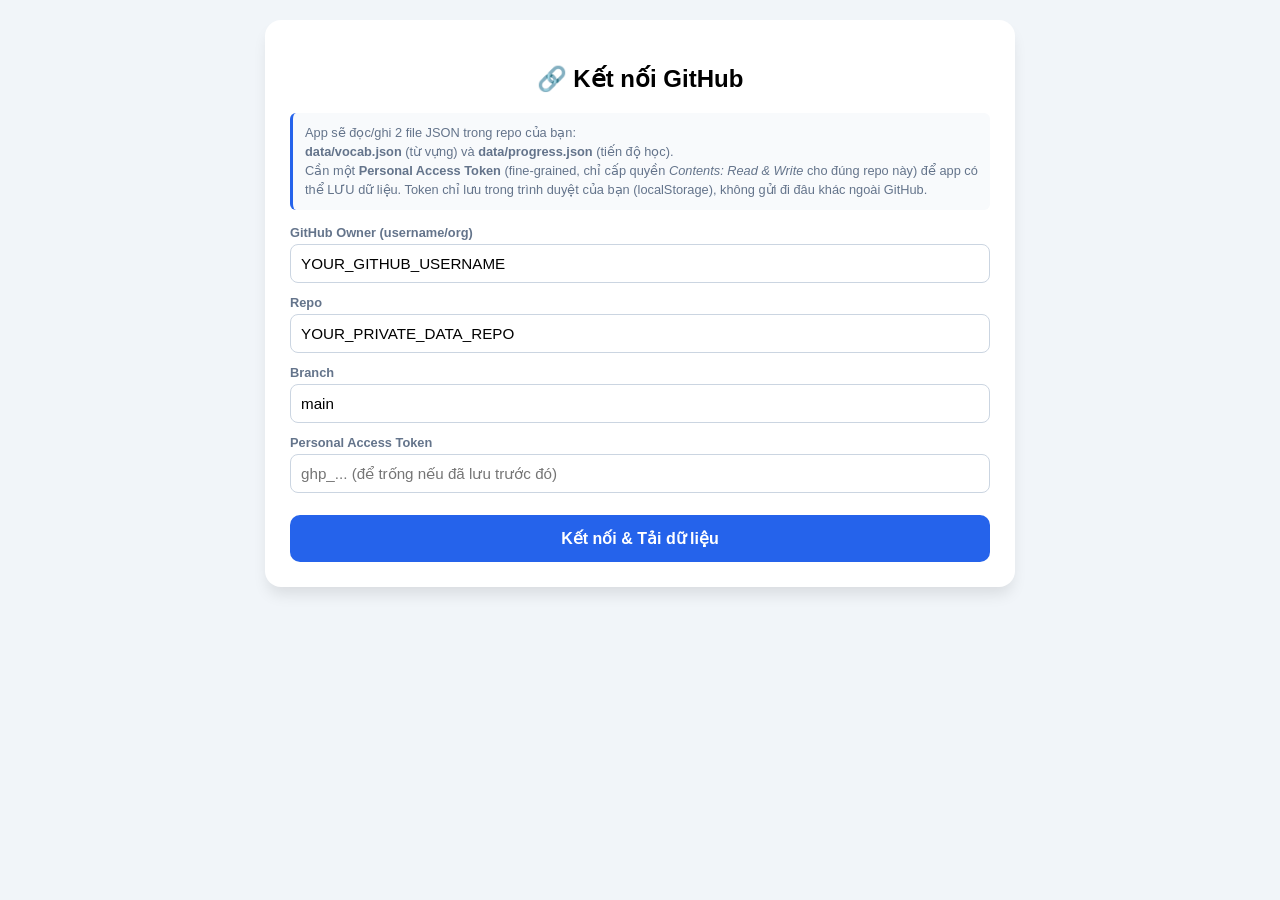
<file: index.html>
<!DOCTYPE html>
<html lang="vi">
<head>
<meta name="apple-mobile-web-app-capable" content="yes">
<meta name="apple-mobile-web-app-status-bar-style" content="black-translucent">
<meta name="apple-mobile-web-app-title" content="VocabMaster">
<meta charset="UTF-8">
<meta name="viewport" content="width=device-width, initial-scale=1.0, maximum-scale=1.0, user-scalable=no">
<title>Vocab Master Pro (GitHub Sync)</title>
<script src="https://cdn.sheetjs.com/xlsx-latest/package/dist/xlsx.full.min.js"></script>
<link rel="stylesheet" href="css/style.css">
</head>
<body>

<div id="screentip" class="screentip"></div>
<div id="screentip-btns" class="screentip-btns hidden"></div>

<div id="vol-popup" class="vol-popup hidden">
  <h4>🔊 Âm lượng giọng đọc</h4>
  <div class="vol-row"><span class="vol-lang">🇯🇵</span>
    <input type="range" id="volJP" min="0" max="1" step="0.05" value="0.8" oninput="document.getElementById('pJP').textContent=Math.round(this.value*100)+'%';saveVolumes()">
    <span id="pJP" class="vol-pct">80%</span></div>
  <div class="vol-row"><span class="vol-lang">🇻🇳</span>
    <input type="range" id="volVI" min="0" max="1" step="0.05" value="1.0" oninput="document.getElementById('pVI').textContent=Math.round(this.value*100)+'%';saveVolumes()">
    <span id="pVI" class="vol-pct">100%</span></div>
  <div class="vol-row"><span class="vol-lang">🇺🇸</span>
    <input type="range" id="volEN" min="0" max="1" step="0.05" value="0.9" oninput="document.getElementById('pEN').textContent=Math.round(this.value*100)+'%';saveVolumes()">
    <span id="pEN" class="vol-pct">90%</span></div>
  <button class="vol-popup-close" onclick="closeVolPopup()">Đóng</button>
</div>

<div id="audio-unlock" class="hidden">
  <h2>🔊 Sẵn sàng học tập</h2>
  <p>Nhấn để kích hoạt âm thanh.</p>
  <button onclick="unlockAudio()" style="background:var(--success);color:white;padding:20px 40px;font-size:1.2rem">BẮT ĐẦU NGAY</button>
</div>

<!-- Modal chọn/tải bộ từ vựng — đặt ở cấp ngoài cùng (không nằm trong study-screen)
     để dùng được cả khi study-screen đang ẩn (vd lúc kết nối lần đầu bị lỗi). -->
<div id="folder-modal-root" class="modal-overlay hidden">
  <div class="column-modal">
    <h3 style="margin-top:0">📁 Chọn bộ từ vựng</h3>
    <p style="font-size:.8rem;color:#64748b;margin:0 0 8px">Mỗi bộ là 1 thư mục trong repo private chứa dữ liệu.</p>
    <div id="folder-list" style="max-height:280px;overflow-y:auto;margin:10px 0"></div>
    <hr style="border:none;border-top:1px solid #e2e8f0;margin:14px 0">
    <p style="font-size:.8rem;color:#64748b;margin:0 0 8px">Tải 1 thư mục từ máy tính lên (thư mục phải chứa file <b>vocab.json</b> ngay bên trong, vd <code>N2_vocab/vocab.json</code>). Nếu thư mục đã có sẵn trên GitHub, app sẽ hỏi trước khi ghi đè.</p>
    <button class="btn-sync" style="background:#8b5cf6" onclick="triggerUploadLocalFolder()">⬆️ Chọn thư mục từ máy...</button>
    <input type="file" id="localFolderInput" webkitdirectory directory multiple class="hidden">
    <div class="modal-footer" style="margin-top:14px">
      <button class="btn-cancel" onclick="closeFolderModal()" style="grid-column:1/-1">Đóng</button>
    </div>
  </div>
</div>

<!-- Bảng cài đặt phím tắt (chỉ dùng trên Windows) -->
<div id="keymap-modal-root" class="modal-overlay hidden">
  <div class="column-modal" style="max-width:520px">
    <h3 style="margin-top:0">⌨️ Cài đặt phím tắt</h3>
    <p style="font-size:.8rem;color:#64748b;margin:0 0 8px">Bấm vào ô bên phải rồi nhấn phím (hoặc tổ hợp như Ctrl+K) để gán. Bấm ✕ để bỏ gán. Lưu vào <code>mapping.json</code> trong repo Data. Lưu ý: Edge giữ riêng một số phím như Ctrl+W, Ctrl+T, F11...</p>
    <div id="keymap-list" class="column-list"></div>
    <div class="modal-footer" style="grid-template-columns:1fr 1fr 1fr">
      <button class="btn-confirm" onclick="confirmKeymap()">OK</button>
      <button class="btn-cancel" onclick="closeKeymapModal()">Cancel</button>
      <button style="background:#64748b;color:white" onclick="resetKeymapDraft()">Mặc định</button>
    </div>
  </div>
</div>

<!-- ── MÀN HÌNH KẾT NỐI GITHUB ── -->
<div id="connect-screen" class="container">
  <h2 style="text-align:center">🔗 Kết nối GitHub</h2>
  <div class="hint-box">
    App sẽ đọc/ghi 2 file JSON trong repo của bạn:<br>
    <b>data/vocab.json</b> (từ vựng) và <b>data/progress.json</b> (tiến độ học).<br>
    Cần một <b>Personal Access Token</b> (fine-grained, chỉ cấp quyền <i>Contents: Read & Write</i> cho đúng repo này) để app có thể LƯU dữ liệu. Token chỉ lưu trong trình duyệt của bạn (localStorage), không gửi đi đâu khác ngoài GitHub.
  </div>
  <div class="input-row"><label>GitHub Owner (username/org)</label><input id="inp-gh-owner" placeholder="vd: haitt"></div>
  <div class="input-row"><label>Repo</label><input id="inp-gh-repo" placeholder="vd: vocab-master-pro"></div>
  <div class="input-row"><label>Branch</label><input id="inp-gh-branch" placeholder="main"></div>
  <div class="input-row"><label>Personal Access Token</label><input id="inp-gh-token" type="password" placeholder="ghp_... (để trống nếu đã lưu trước đó)"></div>
  <button id="btn-connect" class="btn-primary-lg" onclick="connectAndLoad()">Kết nối &amp; Tải dữ liệu</button>
</div>

<div id="study-screen" class="container hidden">
  <div class="top-bar">
    <div style="flex:1"></div>
    <div id="sync-status"></div>
    <div style="flex:1;text-align:right">
      <button class="btn-gear" onclick="openFolderModal()" title="Chọn bộ từ vựng">📁</button>
      <button id="btn-keymap" class="btn-gear hidden" onclick="openKeymapModal()" title="Phím tắt (Windows)">⌨️</button>
      <button class="btn-gear" onclick="openSettings()" title="Cài đặt GitHub">⚙️</button>
    </div>
  </div>
  <div style="display:flex;justify-content:space-between;align-items:center;margin-bottom:15px;gap:10px;background:#f8fafc;padding:10px;border-radius:12px;border:1px solid #e2e8f0">
    <div style="flex:1">
      <div class="mode-menu-container" onclick="toggleModeMenu(event)">
        <h3 id="mode-title" style="margin:0;color:var(--primary);font-size:.85rem;text-transform:uppercase;display:flex;align-items:center;gap:5px">Chế độ học tập <span id="menu-arrow">▾</span></h3>
        <div id="mode-dropdown" class="mode-dropdown">
          <div class="mode-item" onclick="selectMode('study',event)">📚 Học tập</div>
          <div class="mode-item" onclick="selectMode('review',event)">🔄 Ôn tập</div>
          <div class="mode-item" onclick="showQuizScreen(event)">📝 Trắc nghiệm</div>
        </div>
      </div>
    </div>
    <div style="flex:1;display:flex;flex-direction:column;align-items:center;gap:2px">
      <span id="word-counter-top" style="font-weight:800;font-size:.9rem;color:#1e293b">0/0</span>
      <div id="status-display-top" onclick="setStatus(null)" style="font-size:1.2rem;height:1.4rem;cursor:pointer"></div>
    </div>
    <div style="flex:1;text-align:right">
      <button class="btn-hide-cols" onclick="openColumnModal()">👁️ Cột</button>
    </div>
  </div>

  <div id="column-modal-root" class="modal-overlay hidden">
    <div class="column-modal">
      <h3 style="margin-top:0">Thiết lập & Thứ tự cột</h3>
      <p style="font-size:.8rem;color:#64748b;margin:0 0 5px">Tick=ẨN | ↑↓=đổi thứ tự</p>
      <div id="column-checkbox-list" class="column-list"></div>
      <div class="modal-footer">
        <button class="btn-confirm" onclick="applyColumnVisibility()">Xác nhận</button>
        <button class="btn-cancel" onclick="closeColumnModal()">Hủy</button>
      </div>
    </div>
  </div>

  <div class="field-nav">
    <div class="nav-zone" onclick="changeField(-1)"><span id="btn-prev-field" class="nav-arrow-small">❮</span><span id="prev-field" class="field-label-side"></span></div>
    <div class="nav-zone-active"><span id="curr-field" class="field-active"></span></div>
    <div class="nav-zone" onclick="changeField(1)"><span id="next-field" class="field-label-side"></span><span id="btn-next-field" class="nav-arrow-small">❯</span></div>
  </div>

  <div class="card">
    <div class="card-touch-zone">
      <div id="display-text" class="card-content">---</div>
      <div id="speaker-hint" style="position:absolute;bottom:15px;left:50%;transform:translateX(-50%);font-size:11px;color:#cbd5e1;letter-spacing:1px;pointer-events:none;text-transform:uppercase;font-weight:bold">Chạm để chuyển trường</div>
    </div>
  </div>

  <div class="voice-settings">
    <span>Tốc độ: <input type="range" id="voiceRate" min=".25" max="3" step=".25" value="1" oninput="document.getElementById('speed-display').innerText=this.value+'x'"><span id="speed-display" class="speed-val">1x</span></span>
    <div style="display:flex;align-items:center;gap:12px;flex-wrap:wrap">
      <label><input type="checkbox" id="autoSpeak" checked> Tự động đọc</label>
      <label id="random-multi-wrap"><input type="checkbox" id="randomMulti" checked> Random</label>
      <button onclick="enterEditMode()" style="background:#f59e0b;color:white;border:none;border-radius:8px;padding:6px 12px;font-size:.8rem;font-weight:bold">✏️ Edit</button>
      <button id="btn-speak-card" onclick="speakText()" title="Đọc thẻ hiện tại" style="background:#0891b2;color:white;border:none;border-radius:8px;padding:6px 10px;font-size:.9rem;font-weight:bold;line-height:1">🔊</button>
    </div>
    <div style="display:flex;gap:5px;width:100%;margin-top:5px">
      <button id="furiganaToggle" onclick="toggleFurigana()" style="flex:1;background:#e2e8f0;color:#475569;padding:8px;border-radius:8px;font-size:.8rem;font-weight:bold;border:1px solid #cbd5e1">Furigana: OFF</button>
      <button id="btn-vol-toggle" onclick="toggleVolPopup(event)" style="flex:1;background:#0891b2;color:white;padding:8px;border-radius:8px;font-size:.8rem;font-weight:bold;border:none">🔊 Âm lượng</button>
      <button onclick="toggleDataMenu()" id="btn-data-toggle" style="flex:1;background:#334155;color:white;padding:8px;border-radius:8px;font-size:.8rem;font-weight:bold;border:none">Data ▾</button>
    </div>
  </div>

  <div id="data-controls-wrapper" class="hidden" style="margin-top:10px;background:#f1f5f9;padding:15px;border-radius:12px;border:1px solid #e2e8f0">
    <div class="action-panel" style="margin-top:0;border-top:none;padding:0">
      <button class="btn-sync" onclick="exportFullBackup()" style="background:#6366f1">💾 Backup (.json)</button>
      <button class="btn-sync" onclick="showAddFromFile()" style="background:#8b5cf6">➕ Thêm từ (.xlsx)</button>
    </div>
    <div style="margin-top:10px;display:flex;flex-direction:column;gap:10px;align-items:center">
      <button style="background:#1e293b;color:white;width:100%;padding:12px;border-radius:10px;font-weight:bold" onclick="showDatabaseView()">📊 Xem &amp; Quản lý DB</button>
      <button style="background:#0891b2;color:white;width:100%;padding:10px;border-radius:10px;font-weight:bold;font-size:.85rem" onclick="triggerReplaceFromXlsx()">📥 Nạp lại toàn bộ từ .xlsx (ghi đè)</button>
      <input type="file" id="replaceXlsxInput" accept=".xlsx" class="hidden">
      <button onclick="document.getElementById('backupInput').click()" style="background:#64748b;color:white;width:100%;padding:8px;border-radius:8px;font-size:.8rem">📥 Nhập Backup (.json)</button>
      <input type="file" id="backupInput" accept=".json" class="hidden" onchange="importFullBackup(event)"/>
      <button onclick="resetDatabase()" style="background:none;color:#ef4444;font-size:11px;border:none;text-decoration:underline;cursor:pointer">[Xóa sạch Database]</button>
    </div>
  </div>

  <div id="review-controls" class="hidden" style="margin-top:10px">
    <button id="btn-autoplay" class="btn-autoplay" onclick="toggleAutoPlay()" style="width:100%">▶ Tự động phát</button>
  </div>

  <div id="add-file-panel" class="hidden" style="margin-top:20px;padding:15px;background:#fefce8;border:1px solid #fef08a;border-radius:12px">
    <h4 style="margin:0 0 10px 0">➕ Thêm từ vựng từ File</h4>
    <input type="file" id="addWordsFileInput" accept=".xlsx" style="font-size:.8rem;margin-bottom:10px;width:100%">
    <div style="display:flex;gap:10px">
      <button onclick="confirmAddFromFile()" style="background:var(--success);color:white;padding:8px;flex:1">Xác nhận</button>
      <button onclick="hideAddFromFile()" style="background:#94a3b8;color:white;padding:8px;flex:1">Hủy</button>
    </div>
  </div>
</div>

<div id="db-view-screen" class="container db-view-container hidden">
  <h3>📊 Quản lý Database Vocab</h3>
  <button class="btn-add-row" onclick="addRowToExcel()">➕ Thêm hàng</button>
  <div class="excel-table-wrapper"><table class="excel-table"><thead id="excel-thead"></thead><tbody id="excel-tbody"></tbody></table></div>
  <div style="display:flex;gap:10px;justify-content:flex-end">
    <button class="btn-db-action btn-confirm" onclick="saveExcelChanges()">Lưu lên GitHub</button>
    <button class="btn-db-action btn-cancel" onclick="exitDatabaseView()">Thoát</button>
  </div>
</div>

<div id="quiz-screen" class="container hidden">
  <h2 id="quiz-header-title">📝 Trắc nghiệm</h2>
  <div id="quiz-setup">
    <div style="margin-bottom:15px">
      Số câu: <input type="number" id="quizCount" placeholder="Tất cả" style="width:80px;padding:8px;border:1px solid #cbd5e1;border-radius:8px">
      TGian/câu(s): <input type="number" id="timePerQuestion" value="10" style="width:60px;padding:8px;border:1px solid #cbd5e1;border-radius:8px">
      <button onclick="addScenario()" style="background:var(--primary);color:white;padding:8px 15px;font-size:.8rem;margin-left:10px">+ Kịch bản</button>
    </div>
    <div id="scenarios-list"></div>
    <div style="margin-top:20px;display:flex;gap:10px">
      <button onclick="startQuiz()" style="background:var(--success);color:white;flex:1">Bắt đầu</button>
      <button onclick="exitQuiz()" style="background:#94a3b8;color:white;flex:1">Hủy</button>
    </div>
  </div>
  <div id="quiz-playing" class="hidden">
    <div id="quiz-timer-box">⏱ <span id="time-left">00:00</span></div>
    <div id="quiz-result-summary" class="hidden"></div>
    <div id="quiz-container"></div>
    <button id="quiz-finish-btn" class="btn-finish" onclick="finishQuiz()">Nộp bài</button>
    <button class="btn-finish" style="background:#64748b;margin-top:10px" onclick="exitQuiz()">Quay lại</button>
  </div>
</div>

<script src="js/config.js"></script>
<script src="js/github-api.js"></script>
<script src="js/state.js"></script>
<script src="js/folders.js"></script>
<script src="js/keymap.js"></script>
<script src="js/ui-render.js"></script>
<script src="js/speech.js"></script>
<script src="js/edit.js"></script>
<script src="js/quiz.js"></script>
<script src="js/dbview.js"></script>
<script src="js/main.js"></script>
</body>
</html>
</file>
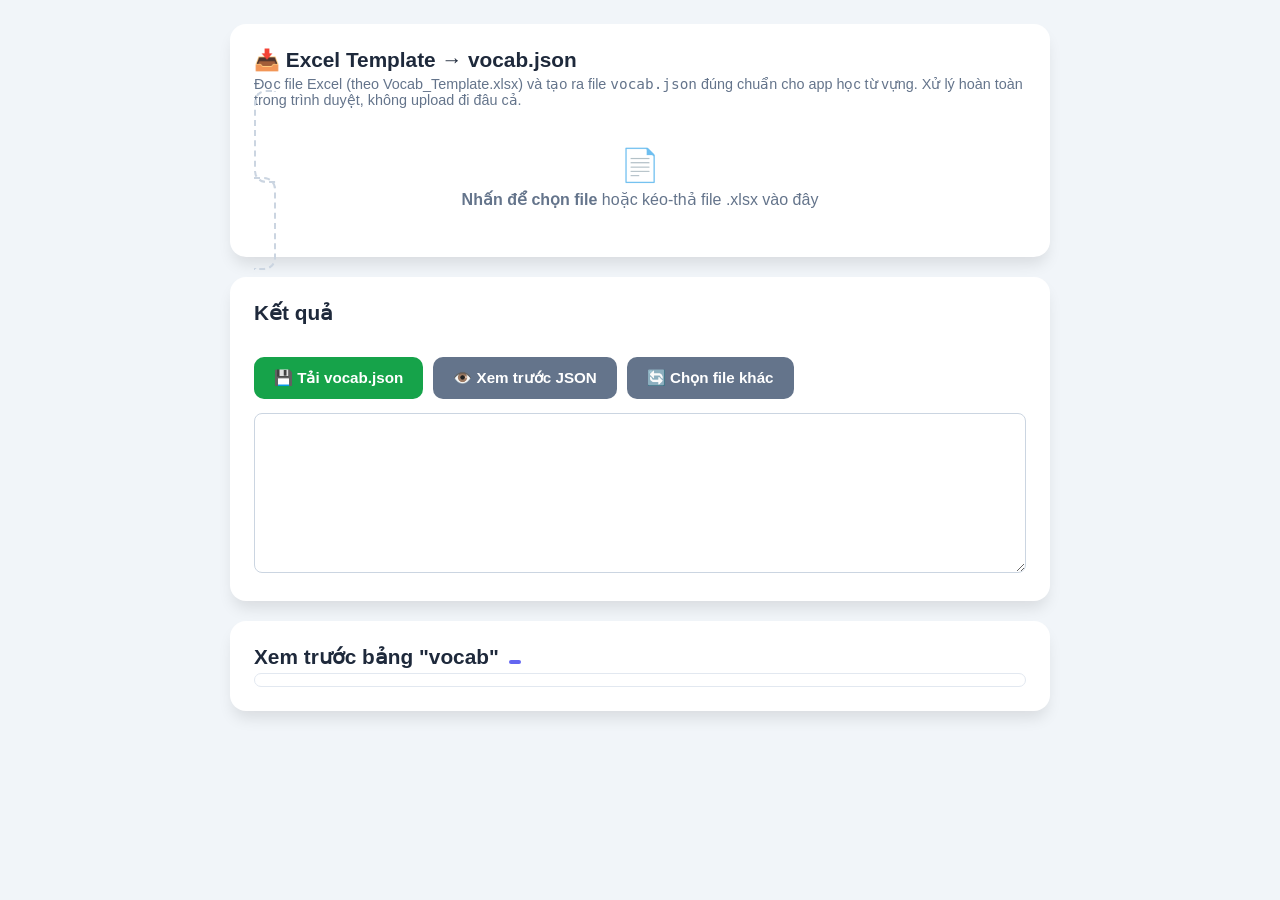
<file: tools/converter.html>
<!DOCTYPE html>
<html lang="vi">
<head>
<meta charset="UTF-8">
<meta name="viewport" content="width=device-width, initial-scale=1.0">
<title>Excel → vocab.json Converter</title>
<script src="https://cdn.sheetjs.com/xlsx-latest/package/dist/xlsx.full.min.js"></script>
<style>
  :root{--primary:#2563eb;--success:#16a34a;--danger:#ef4444;--warning:#ca8a04;--bg:#f1f5f9}
  html,body{margin:0;background:var(--bg);font-family:'Segoe UI',Arial,sans-serif}
  body{display:flex;justify-content:center;padding:24px 12px}
  .wrap{width:100%;max-width:820px}
  .card{background:#fff;border-radius:16px;padding:24px;box-shadow:0 10px 15px -3px rgba(0,0,0,.1);margin-bottom:20px}
  h1{font-size:1.3rem;margin:0 0 4px 0;color:#1e293b}
  .sub{color:#64748b;font-size:.9rem;margin-bottom:20px}
  .drop{border:2px dashed #cbd5e1;border-radius:12px;padding:36px 20px;text-align:center;cursor:pointer;transition:.15s}
  .drop.drag{background:#eff6ff;border-color:var(--primary)}
  .drop input{display:none}
  .drop p{margin:6px 0;color:#64748b}
  .drop .big{font-size:2rem}
  .btn{padding:12px 20px;border:none;border-radius:10px;font-weight:bold;cursor:pointer;font-size:.95rem}
  .btn-primary{background:var(--primary);color:#fff}
  .btn-success{background:var(--success);color:#fff}
  .btn-secondary{background:#64748b;color:#fff}
  .btn[disabled]{opacity:.5;cursor:not-allowed}
  .row{display:flex;gap:10px;flex-wrap:wrap;margin-top:14px}
  .stat{display:inline-flex;align-items:center;gap:6px;background:#f8fafc;border:1px solid #e2e8f0;border-radius:8px;padding:8px 12px;font-size:.85rem;color:#334155}
  .stat b{color:var(--primary)}
  .msg{border-radius:10px;padding:12px 14px;font-size:.85rem;margin-top:12px;line-height:1.6;white-space:pre-wrap}
  .msg.ok{background:#f0fdf4;border:1px solid #bbf7d0;color:#166534}
  .msg.warn{background:#fffbeb;border:1px solid #fde68a;color:#92400e}
  .msg.err{background:#fef2f2;border:1px solid #fecaca;color:#991b1b}
  table{border-collapse:collapse;width:100%;font-size:.8rem;margin-top:12px}
  th,td{border:1px solid #e2e8f0;padding:6px 8px;text-align:left}
  th{background:#f1f5f9}
  .preview-wrap{overflow:auto;max-height:320px;border:1px solid #e2e8f0;border-radius:8px}
  .tag{display:inline-block;font-size:.65rem;background:#6366f1;color:#fff;padding:2px 6px;border-radius:4px;margin-left:4px;font-weight:bold}
  textarea{width:100%;box-sizing:border-box;height:160px;font-family:monospace;font-size:.75rem;border:1px solid #cbd5e1;border-radius:8px;padding:10px}
</style>
</head>
<body>
<div class="wrap">
  <div class="card">
    <h1>📥 Excel Template → vocab.json</h1>
    <div class="sub">Đọc file Excel (theo Vocab_Template.xlsx) và tạo ra file <code>vocab.json</code> đúng chuẩn cho app học từ vựng. Xử lý hoàn toàn trong trình duyệt, không upload đi đâu cả.</div>
    <label class="drop" id="drop">
      <input type="file" id="fileInput" accept=".xlsx">
      <div class="big">📄</div>
      <p><b>Nhấn để chọn file</b> hoặc kéo-thả file .xlsx vào đây</p>
      <p id="fileName" style="font-weight:bold;color:#1e293b"></p>
    </label>
  </div>

  <div class="card hidden" id="resultCard">
    <h1>Kết quả</h1>
    <div class="row" id="statsRow"></div>
    <div id="messages"></div>
    <div class="row" style="margin-top:18px">
      <button class="btn btn-success" id="btnDownload">💾 Tải vocab.json</button>
      <button class="btn btn-secondary" id="btnPreview">👁️ Xem trước JSON</button>
      <button class="btn btn-secondary" id="btnReset">🔄 Chọn file khác</button>
    </div>
    <div id="previewBox" class="hidden" style="margin-top:14px">
      <textarea id="previewText" readonly></textarea>
    </div>
  </div>

  <div class="card hidden" id="tableCard">
    <h1>Xem trước bảng "vocab" <span id="tableCount" class="tag"></span></h1>
    <div class="preview-wrap"><table id="previewTable"></table></div>
  </div>
</div>

<script>
// ── Cùng logic parse với app chính (js/dbview.js -> parseXlsxWorkbook) ──
// để đảm bảo file JSON sinh ra tương thích 100% với app.
function cleanStr(s) { return String(s == null ? '' : s).replace(/\\n/g, '\n'); }

function parseXlsxWorkbook(wb) {
  const warnings = [];
  const sheetNames = wb.SheetNames;
  const vocabSN = sheetNames.find(n => n.toLowerCase() === 'vocab') || sheetNames[0];
  if (!sheetNames.find(n => n.toLowerCase() === 'vocab')) {
    warnings.push(`⚠️ Không tìm thấy sheet tên "vocab" — dùng tạm sheet đầu tiên ("${vocabSN}") làm bảng từ vựng chính.`);
  }
  const rawRows = XLSX.utils.sheet_to_json(wb.Sheets[vocabSN], { defval: 'N.A' });
  if (!rawRows.length) throw new Error(`Sheet "${vocabSN}" trống, không có dữ liệu để chuyển đổi.`);
  const headers = Object.keys(rawRows[0]);
  const rows = rawRows
    .map(row => { let o = {}; headers.forEach(h => { o[h] = cleanStr(row[h]); }); return o; })
    // bỏ các dòng trống hoàn toàn (kể cả dòng ghi chú cuối template)
    .filter(o => Object.values(o).some(v => v !== '' && v !== 'N.A'));

  // kiểm tra STT trùng / rỗng
  const sttKey = headers[0];
  const seenStt = new Set(); const dupStt = new Set(); let emptyCount = 0;
  rows.forEach(r => {
    const v = String(r[sttKey] || '').trim();
    if (!v) { emptyCount++; return; }
    if (seenStt.has(v)) dupStt.add(v); else seenStt.add(v);
  });
  if (emptyCount) warnings.push(`⚠️ Có ${emptyCount} dòng thiếu "${sttKey}" (mã số) trong sheet "${vocabSN}".`);
  if (dupStt.size) warnings.push(`⚠️ "${sttKey}" bị trùng ở các giá trị: ${[...dupStt].join(', ')}. Mỗi từ nên có mã số duy nhất.`);

  const sheets = {};
  sheetNames.forEach(sn => {
    if (sn === vocabSN) return;
    if (sn.toLowerCase() === 'huongdan') return; // bỏ qua sheet hướng dẫn
    const rr = XLSX.utils.sheet_to_json(wb.Sheets[sn], { defval: '' });
    if (!rr.length) return;
    const keys = Object.keys(rr[0]);
    const find = c => keys.find(k => c.includes(k.toLowerCase().trim())) || keys[0];
    const findOptional = c => keys.find(k => c.includes(k.toLowerCase().trim())) || null;
    const cm = {
      stt: find(['stt', 'id', 'no', 'số']),
      idx: find(['idx', 'index']),
      jp: find(['jp', 'japanese', 'ja', 'kanji', 'từ']),
      vi: find(['vi', 'vietnamese', 'vn', 'nghĩa', 'nghia', 'meaning', 'dịch']),
      audio: findOptional(['audio', 'mp3', 'wav', 'sound', 'âm thanh'])
    };
    let lastStt = ''; const items = [];
    rr.forEach(r => {
      const rawStt = r[cm.stt];
      const stt = (rawStt === null || rawStt === undefined || rawStt === '') ? lastStt : String(rawStt);
      if (stt) lastStt = stt;
      const jp = cleanStr(r[cm.jp]), vi = cleanStr(r[cm.vi]);
      const audio = cm.audio ? cleanStr(r[cm.audio]) : '';
      if (stt || jp) items.push({ stt, idx: r[cm.idx] || '', jp, vi, audio });
    });
    if (items.length) sheets[sn] = items;
  });

  // cảnh báo: câu ví dụ trỏ tới STT không tồn tại trong vocab
  Object.entries(sheets).forEach(([sn, items]) => {
    const orphan = items.filter(it => it.stt && !seenStt.has(String(it.stt)));
    if (orphan.length) warnings.push(`⚠️ Sheet "${sn}" có ${orphan.length} dòng với mã số không khớp từ nào trong "${vocabSN}" (${[...new Set(orphan.map(o=>o.stt))].slice(0,10).join(', ')}${orphan.length>10?'...':''}).`);
  });

  return { data: { headers, rows, sheets }, warnings, vocabSN, sheetCount: Object.keys(sheets).length };
}

// ── UI wiring ──
const drop = document.getElementById('drop');
const fileInput = document.getElementById('fileInput');
let resultData = null;

['dragenter', 'dragover'].forEach(ev => drop.addEventListener(ev, e => { e.preventDefault(); drop.classList.add('drag'); }));
['dragleave', 'drop'].forEach(ev => drop.addEventListener(ev, e => { e.preventDefault(); drop.classList.remove('drag'); }));
drop.addEventListener('drop', e => { const f = e.dataTransfer.files[0]; if (f) handleFile(f); });
fileInput.addEventListener('change', e => { const f = e.target.files[0]; if (f) handleFile(f); });

function handleFile(file) {
  if (!/\.xlsx$/i.test(file.name)) { alert('Chỉ hỗ trợ file .xlsx'); return; }
  document.getElementById('fileName').innerText = '📎 ' + file.name;
  const reader = new FileReader();
  reader.onload = e => {
    try {
      const wb = XLSX.read(new Uint8Array(e.target.result), { type: 'array' });
      const result = parseXlsxWorkbook(wb);
      resultData = result.data;
      showResult(result);
    } catch (err) {
      showError(err.message);
    }
  };
  reader.readAsArrayBuffer(file);
}

function showResult(result) {
  document.getElementById('resultCard').classList.remove('hidden');
  document.getElementById('tableCard').classList.remove('hidden');
  document.getElementById('previewBox').classList.add('hidden');

  const statsRow = document.getElementById('statsRow');
  statsRow.innerHTML = `
    <span class="stat">Sheet chính: <b>${result.vocabSN}</b></span>
    <span class="stat">Số từ: <b>${result.data.rows.length}</b></span>
    <span class="stat">Số cột: <b>${result.data.headers.length}</b></span>
    <span class="stat">Sheet phụ: <b>${result.sheetCount}</b></span>`;

  const msgBox = document.getElementById('messages');
  msgBox.innerHTML = '';
  if (result.warnings.length) {
    const div = document.createElement('div');
    div.className = 'msg warn';
    div.innerText = result.warnings.join('\n');
    msgBox.appendChild(div);
  } else {
    const div = document.createElement('div');
    div.className = 'msg ok';
    div.innerText = '✅ Không phát hiện lỗi/cảnh báo nào. Dữ liệu hợp lệ.';
    msgBox.appendChild(div);
  }

  // bảng xem trước (tối đa 50 dòng đầu)
  document.getElementById('tableCount').innerText = `${result.data.rows.length} dòng`;
  const table = document.getElementById('previewTable');
  const headRow = '<tr>' + result.data.headers.map(h => `<th>${escapeHtml(h)}</th>`).join('') + '</tr>';
  const bodyRows = result.data.rows.slice(0, 50).map(r =>
    '<tr>' + result.data.headers.map(h => `<td>${escapeHtml(String(r[h] ?? ''))}</td>`).join('') + '</tr>'
  ).join('');
  table.innerHTML = headRow + bodyRows;

  document.getElementById('previewText').value = JSON.stringify(resultData, null, 2);
}

function showError(message) {
  document.getElementById('resultCard').classList.remove('hidden');
  document.getElementById('tableCard').classList.add('hidden');
  document.getElementById('statsRow').innerHTML = '';
  document.getElementById('messages').innerHTML = `<div class="msg err">❌ ${escapeHtml(message)}</div>`;
  resultData = null;
}

function escapeHtml(s) { return (s || '').replace(/&/g, '&amp;').replace(/</g, '&lt;').replace(/>/g, '&gt;'); }

document.getElementById('btnDownload').addEventListener('click', () => {
  if (!resultData) { alert('Chưa có dữ liệu hợp lệ để tải.'); return; }
  const blob = new Blob([JSON.stringify(resultData, null, 2)], { type: 'application/json' });
  const url = URL.createObjectURL(blob);
  const a = document.createElement('a');
  a.href = url; a.download = 'vocab.json'; a.click();
  URL.revokeObjectURL(url);
});
document.getElementById('btnPreview').addEventListener('click', () => {
  document.getElementById('previewBox').classList.toggle('hidden');
});
document.getElementById('btnReset').addEventListener('click', () => {
  resultData = null;
  fileInput.value = '';
  document.getElementById('fileName').innerText = '';
  document.getElementById('resultCard').classList.add('hidden');
  document.getElementById('tableCard').classList.add('hidden');
});
</script>
</body>
</html>
</file>
<file: css/style.css>
:root{--primary:#2563eb;--success:#16a34a;--warning:#ca8a04;--danger:#ef4444;--bg:#f1f5f9}
/* ── Khoá bounce/kéo cả trang trên iOS Safari ──
   html = "khung ngoài cùng", cố định tuyệt đối, không cho co giãn/di chuyển.
   body = nơi DUY NHẤT được cuộn dọc bên trong, nên vuốt ngoài vùng card
   (nền, khoảng trống...) không còn kéo lệch cả trang đi nữa. */
html{height:100%;overflow:hidden;overscroll-behavior:none;touch-action:pan-y}
html,body{margin:0;padding:0;width:100%;background:var(--bg)}
body{height:100%;font-family:'Segoe UI',sans-serif;display:flex;flex-direction:column;align-items:center;overflow-x:hidden;overflow-y:auto;-webkit-overflow-scrolling:touch;overscroll-behavior-y:contain;touch-action:pan-y}
.container{width:95%;max-width:700px;background:white;padding:25px;border-radius:16px;box-shadow:0 10px 15px -3px rgba(0,0,0,0.1);margin:20px 0;position:relative}
.hidden{display:none!important}
.input-row{margin-bottom:12px}
.input-row label{display:block;font-size:.8rem;color:#64748b;margin-bottom:4px;font-weight:bold}
.input-row input{width:100%;padding:10px;border:1px solid #cbd5e1;border-radius:8px;box-sizing:border-box;font-size:.95rem}
.btn-primary-lg{width:100%;padding:14px;background:var(--primary);color:white;border:none;border-radius:10px;font-weight:bold;font-size:1rem;margin-top:10px}
.hint-box{background:#f8fafc;border-left:3px solid var(--primary);padding:10px 12px;border-radius:6px;font-size:.8rem;color:#64748b;margin-bottom:15px;line-height:1.5}
#sync-status{font-size:.75rem;font-weight:bold;min-height:1em}
.top-bar{display:flex;justify-content:space-between;align-items:center;margin-bottom:8px}
.btn-gear{background:none;border:none;font-size:1.1rem;cursor:pointer;padding:4px}
.field-nav{display:flex;justify-content:space-between;align-items:center;margin-bottom:20px;min-height:60px;background:#f8fafc;border-radius:10px;padding:0 5px;overflow:hidden}
.nav-zone{flex:1;display:flex;align-items:center;justify-content:center;height:100%;cursor:pointer;gap:8px;transition:background .2s;-webkit-tap-highlight-color:transparent}
.nav-zone:active{background:#f1f5f9}
.field-label-side{font-size:.75rem;color:#94a3b8;padding:5px;opacity:.6;max-width:80px;overflow:hidden;text-overflow:ellipsis;white-space:nowrap}
.nav-arrow-small{font-size:1.1rem;font-weight:bold;color:var(--primary);flex-shrink:0}
.nav-zone-active{flex:1.2;text-align:center}
.field-active{color:var(--primary);font-size:1.1rem;font-weight:800;border-bottom:3px solid var(--primary);display:inline-block;padding-bottom:2px;cursor:pointer}
.card{height:450px;border:2px solid #e2e8f0;border-radius:20px;display:flex;flex-direction:column;overflow:hidden;background:#fff;position:relative;margin-bottom:20px;touch-action:pan-y}
.card-touch-zone{width:100%;height:100%;display:flex;flex-direction:column;align-items:center;justify-content:center;cursor:pointer;transition:background-color .1s}
.card-touch-zone:active{background-color:#f8fafc}
.card-content{font-size:2.2rem;text-align:left;padding:20px;font-weight:bold;color:#1e293b;word-break:break-word;flex:1;width:100%;display:block;white-space:pre-wrap;overflow-y:auto!important;-webkit-overflow-scrolling:touch;overscroll-behavior:contain;box-sizing:border-box}
.card-content::-webkit-scrollbar{width:5px}
.card-content::-webkit-scrollbar-thumb{background:#cbd5e1;border-radius:10px}
.jp-line{display:flex;align-items:center;padding:10px 14px;margin:6px 0;background:#f0f7ff;border-left:4px solid var(--primary);border-radius:10px;cursor:pointer;font-size:1.9rem;font-weight:bold;color:#1e293b;transition:background .15s;position:relative;user-select:none;-webkit-user-select:none;gap:8px}
.jp-line[contenteditable="true"],.jp-line[data-editing="true"]{background:#fffbeb;border-left-color:#f59e0b;outline:none;user-select:text;-webkit-user-select:text;cursor:text;flex-wrap:wrap}
.jp-text[contenteditable="true"]{background:#fffbeb;border-radius:4px;padding:2px 4px;}
.jp-text{flex:1;min-width:0;white-space:pre-wrap;word-break:break-word}
.jp-speak-btn{flex-shrink:0;background:none;border:none;padding:4px 6px;font-size:1rem;opacity:.5;cursor:pointer;border-radius:6px;-webkit-tap-highlight-color:transparent;line-height:1;min-width:auto}
.jp-speak-btn:active{background:rgba(0,0,0,.1);opacity:1;transform:scale(.95)}
.jp-line[contenteditable="true"] .jp-speak-btn{display:none}
.jp-vi-icon{flex-shrink:0;font-size:.7rem;opacity:.3}
.jp-line:active:not([contenteditable="true"]){background:#dbeafe}
.screentip{position:fixed;z-index:9999;background:#1e293b;color:white;padding:12px 16px;border-radius:12px;font-size:1.05rem;font-weight:normal;line-height:1.7;box-shadow:0 10px 25px rgba(0,0,0,.4);word-break:break-word;display:none;cursor:pointer;max-width:min(85vw,360px);max-height:55vh;overflow-y:auto;-webkit-overflow-scrolling:touch;white-space:pre-wrap}
.screentip[contenteditable="true"]{background:#0f172a;outline:2px solid #6366f1;cursor:text;user-select:text;-webkit-user-select:text}
.screentip-btns{position:fixed;z-index:10000;display:flex;gap:6px}
button{padding:14px;border:none;border-radius:10px;cursor:pointer;font-weight:600;transition:transform .1s;-webkit-tap-highlight-color:transparent}
button:active{transform:scale(.98)}
.btn-sync{background:#16a34a;color:white;font-size:.8rem;padding:10px;width:100%;border-radius:8px;font-weight:bold}
.sync-section{margin-top:20px;padding:15px;background:#f0fdf4;border:1px solid #bbf7d0;border-radius:12px}
.action-panel{margin-top:20px;padding:15px;border-top:2px solid #e2e8f0;display:grid;grid-template-columns:1fr 1fr;gap:10px}
.btn-autoplay{background:#8b5cf6;color:white;margin-top:5px}
.btn-hide-cols{background:#64748b;color:white;padding:5px 12px;font-size:.8rem;border-radius:6px}
.voice-settings{margin-top:10px;font-size:.8rem;display:flex;flex-wrap:wrap;gap:15px;align-items:center;background:#f8fafc;padding:10px;border-radius:8px;color:#64748b}
.speed-val{font-weight:bold;color:var(--primary);min-width:35px;display:inline-block}
.modal-overlay{position:fixed;top:0;left:0;width:100%;height:100%;background:rgba(0,0,0,.5);z-index:2000;display:flex;align-items:center;justify-content:center}
.column-modal{background:white;width:90%;max-width:420px;padding:20px;border-radius:16px;box-shadow:0 20px 25px -5px rgba(0,0,0,.2);max-height:85vh;display:flex;flex-direction:column}
.column-list{flex:1;overflow-y:auto;margin:10px 0;display:flex;flex-direction:column;gap:6px}
.column-item{display:flex;align-items:center;gap:8px;padding:8px 10px;background:#f8fafc;border-radius:8px;border:1px solid #e2e8f0}
.column-item input[type="checkbox"]{width:18px;height:18px;flex-shrink:0}
.reorder-btns{display:flex;flex-direction:column;gap:2px;flex-shrink:0}
.reorder-btns button{padding:2px 6px;font-size:.75rem;background:#e2e8f0;color:#475569;border-radius:4px;min-width:24px;line-height:1}
.modal-footer{display:grid;grid-template-columns:1fr 1fr;gap:10px;margin-top:10px;flex-shrink:0}
.btn-confirm{background:var(--success);color:white}
.btn-cancel{background:#94a3b8;color:white}
.sheet-badge{font-size:.6rem;background:#6366f1;color:white;padding:2px 5px;border-radius:4px;margin-left:4px;font-weight:bold;vertical-align:middle}
.mode-menu-container{position:relative;cursor:pointer}
.mode-dropdown{position:absolute;top:100%;left:0;background:white;box-shadow:0 10px 15px rgba(0,0,0,.2);border-radius:8px;z-index:2000;width:180px;display:none;border:1px solid #e2e8f0}
.mode-dropdown.show{display:block!important}
.mode-item{padding:12px 15px;border-bottom:1px solid #f1f5f9;color:#334155;font-size:.9rem;font-weight:bold}
.mode-item:last-child{border-bottom:none;color:var(--danger)}
.mode-item:active{background:#f8fafc}
.quiz-item{margin-bottom:25px;padding:20px;border:1px solid #e2e8f0;border-radius:12px;scroll-margin-top:80px}
.option-btn{width:100%;text-align:left;padding:12px;margin-top:8px;border:1px solid #cbd5e1;background:#fff;border-radius:8px;font-size:.95rem}
.option-btn.selected{border:2px solid var(--primary);background:#f0f7ff}
.option-btn.correct-ans{background:#dcfce7!important;border-color:#22c55e!important;color:#166534}
.option-btn.wrong-ans{background:#fee2e2!important;border-color:#ef4444!important;color:#991b1b}
#quiz-timer-box{position:sticky;top:10px;z-index:100;background:var(--danger);color:white;padding:10px;border-radius:10px;text-align:center;font-weight:bold;margin-bottom:15px;font-size:1.2rem;box-shadow:0 4px 6px rgba(0,0,0,.1)}
#quiz-result-summary{background:#f8fafc;padding:15px;border-radius:12px;border:1px solid #e2e8f0;margin-bottom:20px}
.dot-nav{display:inline-block;width:30px;height:30px;line-height:30px;text-align:center;border-radius:50%;margin:4px;cursor:pointer;color:white;font-weight:bold;font-size:.8rem}
.btn-finish{background:#1e293b;color:white;width:100%;padding:15px;margin-top:20px;font-size:1.1rem}
.scenario-box{border:1px solid #e2e8f0;padding:15px;border-radius:10px;margin-top:15px;background:#f8fafc;position:relative}
.scenario-title{font-weight:bold;color:#334155;margin-bottom:10px;display:block}
.remove-scenario{position:absolute;top:10px;right:10px;color:var(--danger);cursor:pointer;font-size:.8rem}
.select-group{margin-bottom:10px}
.select-group label{display:block;font-size:.75rem;color:#64748b;margin-bottom:4px}
.exclude-list{display:flex;flex-wrap:wrap;gap:8px}
.exclude-item{font-size:.75rem;background:#fff;border:1px solid #cbd5e1;padding:2px 6px;border-radius:4px;display:flex;align-items:center;gap:4px}
.jp-hint-box{background:#f0f7ff;border-left:3px solid var(--primary);padding:8px 12px;border-radius:6px;font-size:1.1rem;font-weight:bold;margin-bottom:8px}
.db-view-container{max-width:95%!important;width:1200px!important}
.excel-table-wrapper{overflow:auto;max-height:500px;border:1px solid #ddd;margin-bottom:15px}
.excel-table{width:100%;border-collapse:collapse;background:white;font-size:.9rem}
.excel-table th{position:sticky;top:0;background:#f1f5f9;z-index:5;border:1px solid #cbd5e1;padding:8px}
.excel-table td{border:1px solid #cbd5e1;padding:5px;min-width:100px;outline:none}
.excel-table td:focus{background:#fffbeb;box-shadow:inset 0 0 0 2px var(--primary)}
.btn-db-action{padding:8px 16px;border-radius:6px;font-size:.85rem}
.btn-add-row{background:var(--primary);color:white;margin-bottom:10px}
.btn-delete-row{background:var(--danger);color:white;padding:2px 8px;border-radius:4px;font-size:.7rem;cursor:pointer}
#audio-unlock{position:fixed;top:0;left:0;width:100%;height:100%;background:rgba(0,0,0,.9);z-index:9999;display:flex;flex-direction:column;align-items:center;justify-content:center;color:white;text-align:center;padding:20px}
ruby{display:inline-flex;flex-direction:column-reverse;vertical-align:bottom;align-items:center;ruby-align:space-between;text-indent:0;margin:0 1px}
rt{display:block;font-size:.45em;line-height:1;color:var(--primary);text-align:center;width:100%;white-space:nowrap;overflow:visible}
.vol-popup{position:fixed;z-index:3000;background:white;border-radius:14px;box-shadow:0 10px 30px rgba(0,0,0,.25);padding:18px 20px;width:260px;border:1px solid #e2e8f0}
.vol-popup h4{margin:0 0 14px 0;font-size:.9rem;color:#1e293b}
.vol-row{display:flex;align-items:center;gap:8px;margin-bottom:10px}
.vol-lang{font-size:.85rem;color:#64748b;min-width:22px}
.vol-pct{font-size:.8rem;font-weight:bold;color:var(--primary);min-width:38px;text-align:right}
.vol-popup input[type=range]{flex:1;accent-color:var(--primary)}
.vol-popup-close{width:100%;padding:8px;background:#f1f5f9;color:#475569;border:none;border-radius:8px;font-size:.85rem;font-weight:bold;margin-top:4px;cursor:pointer}

/* ── Bảng phím tắt (Windows) ── */
.keymap-row{display:flex;align-items:center;justify-content:space-between;gap:10px;padding:8px 10px;background:#f8fafc;border:1px solid #e2e8f0;border-radius:8px}
.keymap-label{flex:1;font-size:.85rem;color:#334155;font-weight:600}
.keymap-cell{display:flex;align-items:center;gap:6px}
.keymap-input{width:140px;padding:8px;border:1px solid #cbd5e1;border-radius:6px;text-align:center;font-weight:bold;color:var(--primary);cursor:pointer;background:#fff;box-sizing:border-box}
.keymap-input:focus{outline:2px solid var(--primary);background:#eff6ff}
.keymap-clear{padding:6px 9px;background:#e2e8f0;color:#475569;border-radius:6px;font-size:.8rem}
</file>
